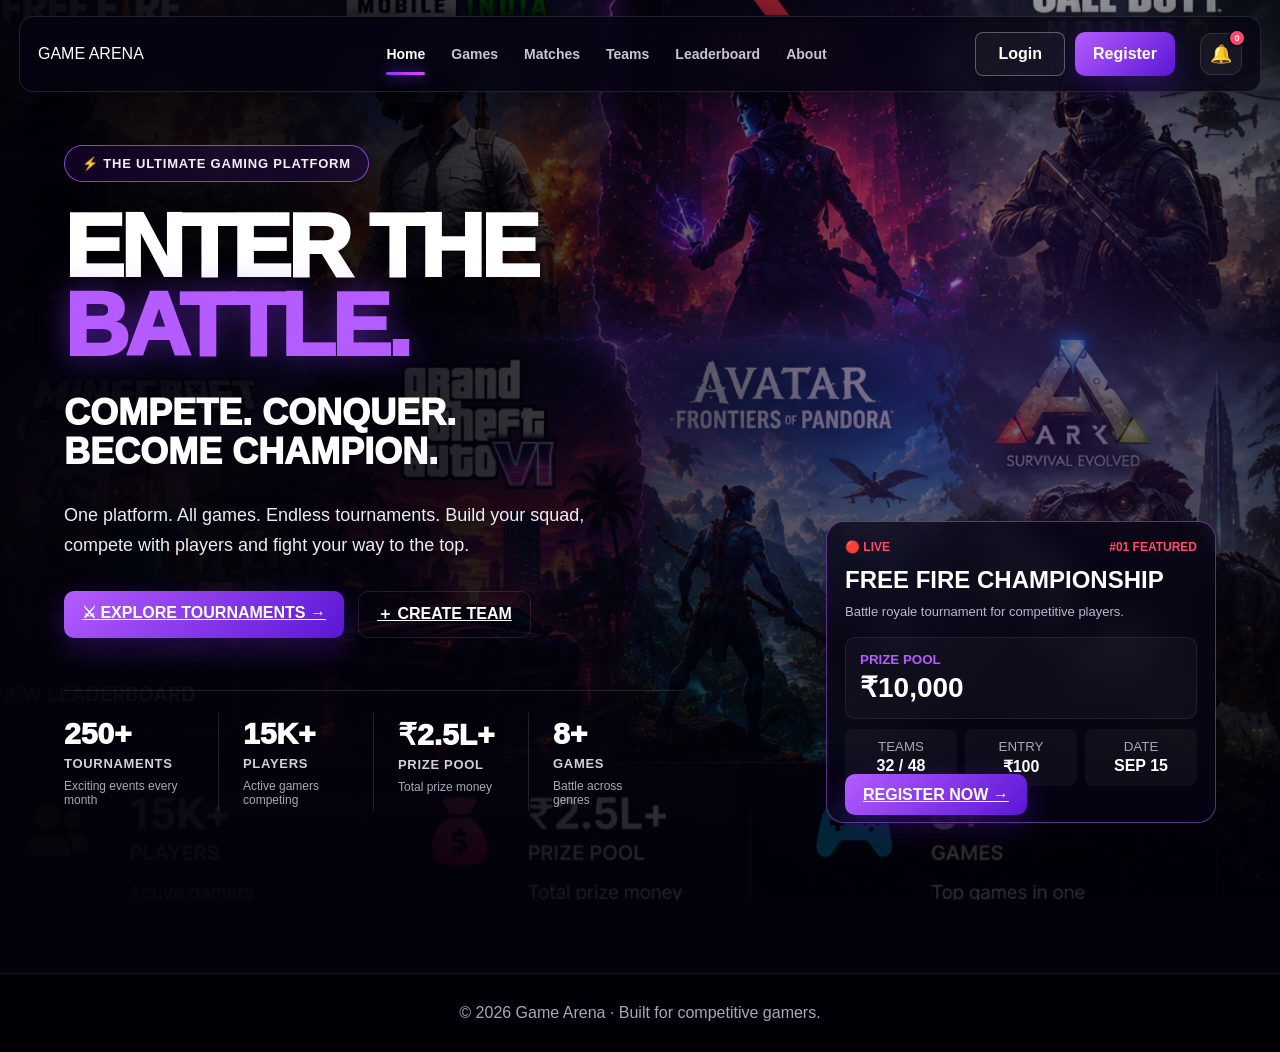
<file: index.html>
<!DOCTYPE html>
<html lang="en">
<head>
    <meta charset="UTF-8">
    <meta name="viewport" content="width=device-width, initial-scale=1.0">

    <title>Game Arena | Ultimate Gaming Platform</title>

    <link rel="stylesheet" href="styles.css">

    <style>
        /* =========================================================
           GAME ARENA HOMEPAGE
           Game-theme background: Free Fire, BGMI, Valorant,
           Call of Duty, Minecraft, GTA, Avatar and ARK.
           ========================================================= */

        body.home-page {
            background: #03020b;
        }

        body.home-page::before {
            background:
                linear-gradient(
                    90deg,
                    rgba(3, 2, 11, 0.96) 0%,
                    rgba(3, 2, 11, 0.78) 34%,
                    rgba(3, 2, 11, 0.20) 70%,
                    rgba(3, 2, 11, 0.42) 100%
                ),
                url("assets/game-themes-background.png") center / cover no-repeat;
        }

        body.home-page::after {
            background:
                radial-gradient(
                    circle at 78% 38%,
                    rgba(139, 53, 255, 0.18),
                    transparent 35%
                ),
                linear-gradient(
                    180deg,
                    rgba(0, 0, 0, 0.12),
                    rgba(3, 2, 11, 0.72)
                );
        }

        .home-hero {
            min-height: 100vh;
            padding: 145px 5% 80px;
            display: flex;
            align-items: center;
            position: relative;
        }

        .home-content {
            width: min(620px, 100%);
            position: relative;
            z-index: 2;
        }

        .home-kicker {
            display: inline-flex;
            align-items: center;
            gap: 10px;
            padding: 10px 17px;
            border: 1px solid rgba(180, 92, 255, 0.75);
            border-radius: 30px;
            background: rgba(35, 8, 70, 0.45);
            color: #f4edff;
            font-size: 13px;
            font-weight: 800;
            letter-spacing: 0.8px;
            backdrop-filter: blur(8px);
        }

        .home-title {
            margin-top: 25px;
            font-size: clamp(58px, 7vw, 108px);
            line-height: 0.88;
            letter-spacing: -4px;
            font-weight: 1000;
            text-transform: uppercase;
            text-shadow: 0 10px 40px rgba(0,0,0,.65);
        }

        .home-title span {
            color: var(--purple2);
            text-shadow: 0 0 30px rgba(139, 53, 255, .5);
        }

        .home-subtitle {
            margin-top: 28px;
            max-width: 550px;
            color: #eeeaf7;
            font-size: 18px;
            line-height: 1.7;
            text-shadow: 0 3px 18px #000;
        }

        .home-actions {
            display: flex;
            flex-wrap: wrap;
            gap: 14px;
            margin-top: 30px;
        }

        .home-stats {
            display: grid;
            grid-template-columns: repeat(4, minmax(130px, 1fr));
            gap: 0;
            margin-top: 52px;
            max-width: 900px;
            padding: 22px 0;
            border-top: 1px solid rgba(255,255,255,.12);
        }

        .home-stat {
            padding: 4px 24px;
            border-right: 1px solid rgba(255,255,255,.12);
        }

        .home-stat:first-child {
            padding-left: 0;
        }

        .home-stat:last-child {
            border-right: 0;
        }

        .home-stat-value {
            font-size: 30px;
            font-weight: 950;
        }

        .home-stat-label {
            margin-top: 5px;
            color: #d4cfdf;
            font-size: 13px;
            font-weight: 800;
            text-transform: uppercase;
            letter-spacing: .7px;
        }

        .home-stat-note {
            margin-top: 8px;
            color: #aaa6ba;
            font-size: 12px;
        }

        .home-feature {
            position: absolute;
            right: 5%;
            bottom: 90px;
            width: min(390px, 31vw);
            padding: 18px;
            border: 1px solid rgba(180, 92, 255, .5);
            border-radius: 18px;
            background: rgba(7, 4, 20, .76);
            box-shadow: 0 25px 70px rgba(0,0,0,.55);
            backdrop-filter: blur(14px);
            z-index: 3;
        }

        .home-feature-top {
            display: flex;
            justify-content: space-between;
            color: #ff4c67;
            font-size: 12px;
            font-weight: 900;
        }

        .home-feature h2 {
            margin-top: 12px;
            font-size: 24px;
        }

        .home-feature p {
            margin-top: 8px;
            color: #bcb6ca;
            font-size: 13px;
            line-height: 1.5;
        }

        .feature-prize {
            margin-top: 16px;
            padding: 14px;
            border: 1px solid rgba(255,255,255,.08);
            border-radius: 10px;
            background: rgba(255,255,255,.03);
        }

        .feature-prize small {
            display: block;
            color: var(--purple2);
            font-weight: 900;
        }

        .feature-prize strong {
            display: block;
            margin-top: 4px;
            font-size: 28px;
        }

        .feature-meta {
            display: grid;
            grid-template-columns: repeat(3, 1fr);
            gap: 8px;
            margin-top: 10px;
        }

        .feature-meta div {
            padding: 10px 6px;
            border-radius: 8px;
            text-align: center;
            background: rgba(255,255,255,.04);
        }

        .feature-meta small {
            display: block;
            color: #aaa6ba;
        }

        .feature-meta strong {
            display: block;
            margin-top: 3px;
        }

        .feature-register {
            width: 100%;
            margin-top: 12px;
        }

        @media (max-width: 1050px) {
            .home-feature {
                display: none;
            }

            .home-content {
                max-width: 700px;
            }

            .home-stats {
                max-width: 760px;
            }
        }

        @media (max-width: 700px) {
            .home-hero {
                padding-top: 125px;
            }

            .home-title {
                font-size: clamp(50px, 15vw, 76px);
                letter-spacing: -2px;
            }

            .home-subtitle {
                font-size: 15px;
            }

            .home-stats {
                grid-template-columns: repeat(2, 1fr);
                row-gap: 20px;
            }

            .home-stat:nth-child(2) {
                border-right: 0;
            }

            .home-stat:nth-child(3) {
                padding-left: 0;
            }
        }
    </style>
</head>

<body class="home-page">

    <nav class="navbar">
        <div class="logo">
            <a class="nav-logo-link" href="index.html">
                GAME <span>ARENA</span>
            </a>
        </div>

        <div class="nav-links" id="navLinks">
            <a href="index.html" class="active">Home</a>
            <a href="games.html">Games</a>
            <a href="matches.html">Matches</a>
            <a href="teams.html">Teams</a>
            <a href="leaderboard.html">Leaderboard</a>
            <a href="about.html">About</a>
        </div>

        <div class="nav-buttons">
            <button class="btn login-btn"
                    onclick="location.href='auth.html?mode=login'">
                Login
            </button>

            <button class="btn primary-btn"
                    onclick="location.href='auth.html?mode=register'">
                Register
            </button>
        </div>

        <button class="menu-btn" id="menuBtn">☰</button>
    <a class="notification-bell nav-notify" href="notifications.html" aria-label="Notifications">🔔<span id="notificationCount">0</span></a></nav>

    <main class="home-hero">

        <section class="home-content">

            <div class="home-kicker">
                ⚡ THE ULTIMATE GAMING PLATFORM
            </div>

            <h1 class="home-title">
                ENTER THE
                <br>
                <span>BATTLE.</span>
            </h1>

            <h2 style="
                margin-top:28px;
                font-size:clamp(22px,3vw,36px);
                line-height:1.1;
                font-weight:950;
                text-transform:uppercase;
            ">
                COMPETE. CONQUER.
                <br>
                BECOME CHAMPION.
            </h2>

            <p class="home-subtitle">
                One platform. All games. Endless tournaments.
                Build your squad, compete with players and fight
                your way to the top.
            </p>

            <div class="home-actions">
                <a class="btn primary-btn" href="games.html">
                    ⚔ EXPLORE TOURNAMENTS →
                </a>

                <a class="btn outline-btn" href="create-team.html">
                    ＋ CREATE TEAM
                </a>
            </div>

            <div class="home-stats">

                <div class="home-stat">
                    <div class="home-stat-value">250+</div>
                    <div class="home-stat-label">Tournaments</div>
                    <div class="home-stat-note">Exciting events every month</div>
                </div>

                <div class="home-stat">
                    <div class="home-stat-value">15K+</div>
                    <div class="home-stat-label">Players</div>
                    <div class="home-stat-note">Active gamers competing</div>
                </div>

                <div class="home-stat">
                    <div class="home-stat-value">₹2.5L+</div>
                    <div class="home-stat-label">Prize Pool</div>
                    <div class="home-stat-note">Total prize money</div>
                </div>

                <div class="home-stat">
                    <div class="home-stat-value">8+</div>
                    <div class="home-stat-label">Games</div>
                    <div class="home-stat-note">Battle across genres</div>
                </div>

            </div>

        </section>

        <aside class="home-feature">

            <div class="home-feature-top">
                <span>🔴 LIVE</span>
                <span>#01 FEATURED</span>
            </div>

            <h2>FREE FIRE CHAMPIONSHIP</h2>

            <p>
                Battle royale tournament for competitive players.
            </p>

            <div class="feature-prize">
                <small>PRIZE POOL</small>
                <strong>₹10,000</strong>
            </div>

            <div class="feature-meta">
                <div>
                    <small>TEAMS</small>
                    <strong>32 / 48</strong>
                </div>

                <div>
                    <small>ENTRY</small>
                    <strong>₹100</strong>
                </div>

                <div>
                    <small>DATE</small>
                    <strong>SEP 15</strong>
                </div>
            </div>

            <a class="btn primary-btn feature-register"
               href="games.html">
                REGISTER NOW →
            </a>

        </aside>

    </main>

    <footer class="footer-simple">
        © 2026 Game Arena · Built for competitive gamers.
    </footer>

    <script src="app.js"></script>

</body>
</html>
</file>
<file: styles.css>
/* ========================================================= GAME ARENA — PROFESSIONAL SINGLE PAGE ========================================================= */
:root{
--bg:#03020b;
--bg2:#080414;
--panel:rgba(12,8,28,.82);
--panel2:rgba(20,12,43,.9);
--purple:#8b35ff;
--purple2:#b45cff;
--purple3:#5b16d4;
--pink:#e344ff;
--cyan:#20d9ff;
--green:#22e59b;
--red:#ff4261;
--yellow:#ffbf32;
--text:#fff;
--muted:#aaa6ba;
--border:rgba(255,255,255,.11);
--shadow:0 25px 80px rgba(0,0,0,.55);
}

*{
margin:0;
padding:0;
box-sizing:border-box;
}

html{
scroll-behavior:smooth;
}

body{
font-family:Inter,Arial,Helvetica,sans-serif;
color:var(--text);
min-height:100vh;
background:
radial-gradient(circle at 15% 15%,rgba(123,35,255,.15),transparent 30%),
radial-gradient(circle at 85% 40%,rgba(80,20,255,.12),transparent 30%),
var(--bg);
overflow-x:hidden;
}

body::before{
content:"";
position:fixed;
inset:0;
z-index:-3;
background:
linear-gradient(90deg,rgba(3,2,12,.88),rgba(3,2,12,.5),rgba(3,2,12,.78)),
linear-gradient(180deg,rgba(0,0,0,.35),rgba(4,1,15,.9)),
url("game\ arena\ .jpeg") center/cover no-repeat;
}

body::after{
content:"";
position:fixed;
inset:0;
z-index:-2;
pointer-events:none;
background:
radial-gradient(circle at 20% 55%,rgba(130,40,255,.2),transparent 30%),
radial-gradient(circle at 80% 25%,rgba(220,45,255,.1),transparent 30%);
}

button,
input{
font:inherit;
}

button{
cursor:pointer;
}

a{
color:inherit;
}

/* =========================================================
SCROLLBAR
========================================================= */

::-webkit-scrollbar{
width:8px;
}

::-webkit-scrollbar-track{
background:#05020c;
}

::-webkit-scrollbar-thumb{
background:linear-gradient(var(--purple),var(--pink));
border-radius:20px;
}

/* =========================================================
NAVBAR
========================================================= */

.navbar{
position:fixed;
z-index:1000;
top:16px;
left:50%;
transform:translateX(-50%);
width:calc(100% - 38px);
max-width:1500px;
min-height:76px;
padding:12px 18px;
display:flex;
align-items:center;
gap:25px;
background:rgba(5,3,17,.78);
border:1px solid var(--border);
border-radius:14px;
backdrop-filter:blur(18px);
box-shadow:0 12px 50px rgba(0,0,0,.35);
}

.logo{
display:flex;
align-items:center;
gap:11px;
min-width:260px;
text-decoration:none;
}

.logo-icon{
width:46px;
height:46px;
display:grid;
place-items:center;
border-radius:11px;
font-size:24px;
background:linear-gradient(135deg,#963eff,#4b12b7);
box-shadow:0 0 30px rgba(140,45,255,.45);
}

.logo-text{
font-size:24px;
font-weight:950;
letter-spacing:-1px;
}

.logo-text span{
color:var(--purple2);
}

.nav-links{
display:flex;
align-items:center;
justify-content:center;
gap:26px;
flex:1;
}

.nav-links a{
position:relative;
padding:15px 0;
color:#c8c5d2;
text-decoration:none;
font-size:14px;
font-weight:700;
transition:.25s;
}

.nav-links a:hover,
.nav-links a.active{
color:#fff;
}

.nav-links a.active::after{
content:"";
position:absolute;
left:0;
right:0;
bottom:2px;
height:3px;
border-radius:10px;
background:linear-gradient(90deg,var(--purple),var(--pink));
box-shadow:0 0 14px var(--purple);
}

.nav-buttons{
display:flex;
gap:10px;
min-width:260px;
justify-content:flex-end;
}

.btn{
border:0;
color:#fff;
min-height:44px;
padding:0 22px;
border-radius:8px;
font-weight:800;
transition:.25s;
}

.login-btn{
background:rgba(255,255,255,.04);
border:1px solid rgba(255,255,255,.3);
}

.login-btn:hover{
background:rgba(255,255,255,.1);
}

.primary-btn{
background:linear-gradient(135deg,var(--purple2),var(--purple3));
box-shadow:0 10px 30px rgba(120,35,255,.28);
}

.primary-btn:hover{
transform:translateY(-2px);
box-shadow:0 14px 35px rgba(120,35,255,.5);
}

.menu-btn{
display:none;
width:44px;
height:44px;
border:1px solid var(--border);
border-radius:8px;
color:white;
background:rgba(255,255,255,.05);
font-size:20px;
}

/* =========================================================
HERO
========================================================= */

.hero{
min-height:100vh;
max-width:1500px;
margin:auto;
padding:145px 5% 80px;
display:flex;
align-items:center;
justify-content:space-between;
gap:70px;
}

.hero-left{
width:56%;
max-width:760px;
}

.platform-tag{
display:inline-flex;
align-items:center;
gap:10px;
padding:10px 17px;
border:1px solid rgba(164,69,255,.7);
border-radius:30px;
background:rgba(81,20,145,.2);
color:#eee7ff;
font-size:13px;
font-weight:800;
letter-spacing:.7px;
}

.bolt{
color:#ffbd2e;
font-size:18px;
}

.hero-title{
margin-top:27px;
font-size:clamp(60px,7.3vw,112px);
line-height:.86;
letter-spacing:-6px;
font-weight:950;
text-transform:uppercase;
}

.hero-title .purple{
color:var(--purple2);
text-shadow:0 0 35px rgba(153,56,255,.35);
}

.hero-subtitle{
margin-top:29px;
font-size:clamp(22px,2.2vw,31px);
line-height:1.1;
font-weight:900;
text-transform:uppercase;
}

.hero-description{
max-width:640px;
margin-top:22px;
color:#c5c1cf;
font-size:16px;
line-height:1.75;
}

.hero-buttons{
display:flex;
gap:13px;
margin-top:30px;
}

.hero-btn{
min-height:56px;
padding:0 25px;
border-radius:8px;
font-size:14px;
font-weight:900;
color:#fff;
}

.explore-btn{
border:1px solid var(--purple2);
background:linear-gradient(135deg,#9638ff,#5c1bd1);
box-shadow:0 12px 35px rgba(110,25,255,.3);
}

.explore-btn:hover{
transform:translateY(-3px);
}

.create-btn{
border:1px solid rgba(255,255,255,.35);
background:rgba(3,3,18,.5);
}

.create-btn:hover{
background:rgba(255,255,255,.09);
}

/* =========================================================
STATS
========================================================= */

.stats{
display:flex;
margin-top:42px;
}

.stat{
min-width:145px;
padding-right:25px;
margin-right:25px;
border-right:1px solid rgba(255,255,255,.18);
}

.stat:last-child{
border:0;
}

.stat-icon{
font-size:23px;
margin-bottom:4px;
}

.stat-number{
font-size:28px;
font-weight:950;
}

.stat-label{
margin-top:3px;
color:#aaa6b4;
font-size:13px;
}

/* =========================================================
FEATURED CARD
========================================================= */

.featured-card{
width:395px;
flex-shrink:0;
padding:15px;
border:1px solid rgba(161,60,255,.75);
border-radius:17px;
background:rgba(7,4,24,.88);
backdrop-filter:blur(15px);
box-shadow:var(--shadow),0 0 45px rgba(118,35,255,.16);
}

.card-top{
display:flex;
align-items:center;
justify-content:space-between;
padding:4px 5px 13px;
}

.live{
display:flex;
align-items:center;
gap:7px;
color:#ff4261;
font-size:12px;
font-weight:900;
}

.live-dot{
width:9px;
height:9px;
border-radius:50%;
background:#ff2547;
box-shadow:0 0 14px #ff2547;
animation:pulse 1.3s infinite;
}

@keyframes pulse{
50%{opacity:.4;transform:scale(.7)}
}

.featured-text{
color:#b85cff;
font-size:12px;
font-weight:900;
}

.game-banner{
height:180px;
position:relative;
overflow:hidden;
border-radius:10px;
display:grid;
place-items:center;
border:1px solid rgba(161,61,255,.7);
background:
radial-gradient(circle at 50% 50%,rgba(168,61,255,.55),transparent 55%),
linear-gradient(135deg,#180934,#47108b,#07051d);
}

.game-banner::after{
content:"";
position:absolute;
inset:0;
background:
linear-gradient(120deg,transparent 30%,rgba(255,255,255,.07),transparent 65%);
transform:translateX(-100%);
animation:shine 4s infinite;
}

@keyframes shine{
50%,100%{transform:translateX(100%)}
}

.game-banner-content{
position:relative;
z-index:2;
text-align:center;
}

.battle-royale{
font-size:12px;
font-weight:900;
letter-spacing:2px;
}

.free-fire{
margin-top:6px;
font-size:43px;
font-style:italic;
font-weight:950;
letter-spacing:-2px;
}

.free-fire span{
color:#ffc129;
}

.card-content{
padding:19px 2px 3px;
}

.upcoming{
color:#ae4fff;
font-size:11px;
font-weight:900;
letter-spacing:.8px;
}

.card-title{
margin-top:8px;
font-size:23px;
font-weight:950;
}

.prize-box{
margin-top:16px;
padding:14px;
display:flex;
justify-content:space-between;
align-items:center;
border-radius:9px;
background:rgba(15,10,42,.95);
border:1px solid rgba(142,64,231,.35);
}

.prize-label{
color:#a951ff;
font-size:11px;
font-weight:900;
}

.prize-value{
margin-top:2px;
font-size:29px;
font-weight:950;
}

.trophy{
font-size:43px;
}

.tournament-info{
display:grid;
grid-template-columns:repeat(3,1fr);
gap:7px;
margin-top:8px;
}

.info-box{
padding:11px 5px;
text-align:center;
border-radius:7px;
background:rgba(11,9,34,.95);
border:1px solid rgba(255,255,255,.07);
}

.info-box small{
display:block;
color:#8e8a99;
font-size:9px;
font-weight:700;
}

.info-box strong{
display:block;
margin-top:4px;
font-size:15px;
}

.register-now{
width:100%;
min-height:52px;
margin-top:9px;
border:0;
border-radius:7px;
color:#fff;
font-size:13px;
font-weight:950;
background:linear-gradient(135deg,#9635ff,#5e1bd3);
box-shadow:0 8px 25px rgba(111,28,255,.28);
transition:.25s;
}

.register-now:hover{
transform:translateY(-2px);
}

/* =========================================================
SECTION COMMON
========================================================= */

section.content-section{
max-width:1500px;
margin:auto;
padding:100px 5%;
}

.section-heading{
display:flex;
align-items:end;
justify-content:space-between;
gap:20px;
margin-bottom:30px;
}

.section-kicker{
color:#ad50ff;
font-size:12px;
font-weight:900;
letter-spacing:1.5px;
}

.section-title{
margin-top:7px;
font-size:clamp(30px,4vw,48px);
font-weight:950;
}

.section-description{
max-width:550px;
color:#a9a5b5;
line-height:1.6;
}

/* =========================================================
TOURNAMENTS
========================================================= */

.tournament-grid{
display:grid;
grid-template-columns:repeat(3,1fr);
gap:18px;
}

.tournament-card{
overflow:hidden;
border:1px solid var(--border);
border-radius:14px;
background:rgba(9,6,25,.78);
transition:.3s;
}

.tournament-card:hover{
transform:translateY(-7px);
border-color:rgba(161,65,255,.65);
box-shadow:0 20px 50px rgba(0,0,0,.35);
}

.tournament-image{
height:145px;
display:grid;
place-items:center;
position:relative;
font-weight:950;
font-size:30px;
letter-spacing:-1px;
}

.tournament-image.freefire{
    height: 200px;
    width: 100%;

    background:
        linear-gradient(rgba(0,0,0,.25),rgba(0,0,0,.25)),
        url("free\ fire.avif") center/cover no-repeat;
}

.tournament-image.bgmi{
    height: 200px;
    width: 100%;
    background:
        linear-gradient(rgba(0,0,0,.25),rgba(0,0,0,.25)),
        url("pubg.jpg") center/cover no-repeat;
}

.tournament-image.valorant{
    height: 200px;
    width: 100%;
    background:
        linear-gradient(rgba(0,0,0,.25),rgba(0,0,0,.25)),
        url("valorent.jpeg") center/cover no-repeat;
}
.tournament-image.cod{
    height: 230px;
    width: 100%;
    background:
        linear-gradient(rgba(0,0,0,.25),rgba(0,0,0,.25)),
        url("call\ of\ duty.jpg") center/cover no-repeat;
}



.tournament-image span{
text-shadow:0 4px 20px #000;
}

.status{
position:absolute;
top:12px;
right:12px;
padding:6px 9px;
border-radius:20px;
font-size:9px;
background:rgba(0,0,0,.5);
border:1px solid rgba(255,255,255,.15);
}

.status.open{
color:#52f5bb;
}

.status.soon{
color:#ffca43;
}

.tournament-body{
padding:18px;
}

.game-name{
color:#a950ff;
font-size:10px;
font-weight:900;
}

.tournament-name{
margin-top:6px;
font-size:20px;
font-weight:900;
}

.tournament-meta{
display:grid;
grid-template-columns:repeat(2,1fr);
gap:8px;
margin-top:15px;
}

.meta{
padding:9px;
border-radius:7px;
background:rgba(255,255,255,.035);
}

.meta small{
display:block;
color:#878291;
font-size:9px;
}

.meta strong{
display:block;
margin-top:3px;
font-size:13px;
}

.card-actions{
display:flex;
gap:8px;
margin-top:13px;
}

.card-actions button{
flex:1;
min-height:40px;
border-radius:6px;
font-size:11px;
font-weight:900;
}

.view-btn{
color:#fff;
background:linear-gradient(135deg,#8832ff,#5d1bd1);
border:0;
}

.details-btn{
color:#ddd;
background:transparent;
border:1px solid rgba(255,255,255,.18);
}

/* =========================================================
MATCHES
========================================================= */

.matches{
display:grid;
grid-template-columns:1.5fr 1fr;
gap:18px;
}

.match-list{
display:flex;
flex-direction:column;
gap:10px;
}

.match{
display:grid;
grid-template-columns:80px 1fr 90px;
align-items:center;
gap:15px;
padding:17px;
border-radius:12px;
border:1px solid var(--border);
background:rgba(9,6,25,.75);
}

.match-time{
color:#b45aff;
font-size:11px;
font-weight:900;
}

.match-teams{
display:flex;
justify-content:center;
align-items:center;
gap:18px;
font-size:13px;
font-weight:800;
}

.vs{
color:#686273;
font-size:10px;
}

.match-game{
text-align:right;
color:#aaa6b5;
font-size:10px;
font-weight:800;
}

.countdown-card{
padding:30px;
border-radius:14px;
border:1px solid rgba(150,55,255,.45);
background:
radial-gradient(circle at top right,rgba(139,53,255,.2),transparent 45%),
rgba(10,5,28,.85);
}

.countdown-card h3{
font-size:25px;
font-weight:950;
}

.countdown-card p{
margin-top:7px;
color:#a8a4b2;
font-size:13px;
}

.countdown{
display:grid;
grid-template-columns:repeat(4,1fr);
gap:7px;
margin-top:25px;
}

.time-box{
padding:14px 5px;
text-align:center;
border-radius:8px;
background:rgba(255,255,255,.045);
}

.time-box strong{
display:block;
font-size:25px;
}

.time-box small{
color:#888392;
font-size:8px;
}

/* =========================================================
TEAMS / LEADERBOARD
========================================================= */

.leaderboard{
overflow:hidden;
border-radius:13px;
border:1px solid var(--border);
background:rgba(9,6,25,.8);
}

.leader-row{
display:grid;
grid-template-columns:70px 1fr 100px 100px;
align-items:center;
padding:17px 20px;
border-bottom:1px solid rgba(255,255,255,.06);
}

.leader-row:last-child{
border-bottom:0;
}

.rank{
color:#a951ff;
font-weight:950;
}

.player{
display:flex;
align-items:center;
gap:11px;
font-weight:800;
}

.avatar{
width:34px;
height:34px;
display:grid;
place-items:center;
border-radius:50%;
background:linear-gradient(135deg,#8c32ff,#29105e);
font-size:14px;
}

.points{
color:#d8d3e1;
text-align:right;
font-weight:800;
}

.win{
color:#48e9ac;
text-align:right;
font-size:12px;
font-weight:800;
}

/* =========================================================
ABOUT
========================================================= */

.about-grid{
display:grid;
grid-template-columns:1.1fr .9fr;
gap:25px;
}

.about-card{
padding:30px;
border-radius:14px;
border:1px solid var(--border);
background:rgba(9,6,25,.75);
}

.about-card h3{
font-size:27px;
font-weight:950;
}

.about-card p{
margin-top:15px;
color:#aaa6b5;
line-height:1.8;
}

.features{
display:grid;
grid-template-columns:repeat(2,1fr);
gap:10px;
margin-top:20px;
}

.feature{
padding:15px;
border-radius:9px;
background:rgba(255,255,255,.035);
}

.feature strong{
display:block;
font-size:13px;
}

.feature span{
display:block;
margin-top:5px;
color:#898493;
font-size:11px;
}

/* =========================================================
FOOTER
========================================================= */

footer{
border-top:1px solid rgba(255,255,255,.08);
background:rgba(2,1,8,.85);
}

.footer-inner{
max-width:1500px;
margin:auto;
padding:45px 5%;
display:flex;
justify-content:space-between;
gap:30px;
}

.footer-brand{
max-width:360px;
}

.footer-brand p{
margin-top:12px;
color:#85818e;
line-height:1.6;
font-size:13px;
}

.footer-links{
display:flex;
gap:25px;
}

.footer-links a{
color:#aaa6b4;
text-decoration:none;
font-size:12px;
}

.footer-links a:hover{
color:#fff;
}

.copyright{
max-width:1500px;
margin:auto;
padding:18px 5%;
color:#686471;
border-top:1px solid rgba(255,255,255,.06);
font-size:11px;
}

/* =========================================================
MODAL
========================================================= */

.modal{
position:fixed;
inset:0;
z-index:2000;
display:none;
place-items:center;
padding:20px;
background:rgba(0,0,0,.75);
backdrop-filter:blur(8px);
}

.modal.show{
display:grid;
}

.modal-box{
width:100%;
max-width:470px;
padding:28px;
border:1px solid rgba(161,63,255,.6);
border-radius:15px;
background:#0a0619;
box-shadow:0 30px 100px rgba(0,0,0,.7);
animation:modalIn .25s ease;
}

@keyframes modalIn{
from{opacity:0;transform:translateY(15px) scale(.97)}
to{opacity:1;transform:none}
}

.modal-header{
display:flex;
justify-content:space-between;
align-items:center;
}

.modal-header h2{
font-size:25px;
font-weight:950;
}

.close{
width:35px;
height:35px;
border:1px solid var(--border);
border-radius:7px;
color:#fff;
background:rgba(255,255,255,.05);
}

.form-group{
margin-top:17px;
}

.form-group label{
display:block;
margin-bottom:7px;
color:#aaa6b5;
font-size:11px;
font-weight:800;
}

.form-group input,
.form-group select{
width:100%;
height:45px;
padding:0 12px;
color:#fff;
outline:0;
border:1px solid rgba(255,255,255,.13);
border-radius:7px;
background:#110a27;
}

.form-group input:focus,
.form-group select:focus{
border-color:#9b43ff;
}

.modal-submit{
width:100%;
height:48px;
margin-top:20px;
border:0;
border-radius:7px;
color:#fff;
background:linear-gradient(135deg,#9638ff,#5c1bd1);
font-weight:900;
}

/* =========================================================
TOAST
========================================================= */

.toast{
position:fixed;
right:22px;
bottom:22px;
z-index:3000;
max-width:330px;
padding:14px 18px;
border:1px solid rgba(160,61,255,.45);
border-radius:9px;
background:#100822;
box-shadow:0 15px 50px rgba(0,0,0,.5);
transform:translateY(120px);
opacity:0;
transition:.3s;
font-size:13px;
}

.toast.show{
transform:none;
opacity:1;
}

/* =========================================================
SCROLL TOP
========================================================= */

.scroll-top{
position:fixed;
right:20px;
bottom:20px;
z-index:100;
width:42px;
height:42px;
display:none;
place-items:center;
border:1px solid rgba(157,58,255,.5);
border-radius:50%;
color:#fff;
background:#12072a;
cursor:pointer;
}

.scroll-top.show{
display:grid;
}

/* =========================================================
RESPONSIVE
========================================================= */

@media(max-width:1150px){

.logo{
    min-width:auto;
}

.nav-buttons{
    min-width:auto;
}

.nav-links{
    gap:15px;
}

.hero{
    gap:35px;
}

.featured-card{
    width:350px;
}

.tournament-grid{
    grid-template-columns:repeat(2,1fr);
}

}

@media(max-width:950px){

.navbar{
    flex-wrap:wrap;
}

.menu-btn{
    display:block;
    margin-left:auto;
}

.nav-buttons{
    display:none;
}

.nav-links{
    display:none;
    width:100%;
    flex-direction:column;
    align-items:stretch;
    gap:0;
    order:4;
}

.nav-links.open{
    display:flex;
}

.nav-links a{
    height:45px;
    padding:0;
    display:flex;
    align-items:center;
}

.nav-links a.active::after{
    left:0;
    right:auto;
    width:45px;
}

.hero{
    flex-direction:column;
    text-align:center;
    padding-top:145px;
}

.hero-left{
    width:100%;
}

.hero-description{
    margin-left:auto;
    margin-right:auto;
}

.hero-buttons,
.stats{
    justify-content:center;
}

.featured-card{
    width:100%;
    max-width:410px;
}

.matches,
.about-grid{
    grid-template-columns:1fr;
}

}

@media(max-width:650px){

.navbar{
    width:calc(100% - 20px);
    top:10px;
}

.logo-text{
    font-size:20px;
}

.logo-icon{
    width:41px;
    height:41px;
}

.hero{
    padding:125px 20px 70px;
}

.hero-title{
    font-size:54px;
    letter-spacing:-4px;
}

.hero-subtitle{
    font-size:21px;
}

.hero-description{
    font-size:14px;
}

.hero-buttons{
    flex-direction:column;
}

.hero-btn{
    width:100%;
}

.stats{
    flex-wrap:wrap;
    gap:20px;
}

.stat{
    min-width:100px;
    margin:0;
    padding:0 14px;
}

section.content-section{
    padding:75px 20px;
}

.section-heading{
    display:block;
}

.section-description{
    margin-top:10px;
}

.tournament-grid{
    grid-template-columns:1fr;
}

.match{
    grid-template-columns:1fr;
    text-align:center;
}

.match-game{
    text-align:center;
}

.leader-row{
    grid-template-columns:45px 1fr 70px;
}

.win{
    display:none;
}

.footer-inner{
    flex-direction:column;
}

.footer-links{
    flex-wrap:wrap;
}

.features{
    grid-template-columns:1fr;
}

}


/* Multi-page Game Arena additions */
.page-shell{max-width:1500px;margin:0 auto;padding:130px 24px 80px}.page-hero{padding:60px 0 35px}.page-kicker{color:var(--purple2);font-weight:800;letter-spacing:2px;font-size:13px}.page-title{font-size:clamp(40px,6vw,76px);margin:10px 0 14px;line-height:.95}.page-subtitle{color:var(--muted);max-width:720px;font-size:18px;line-height:1.7}.grid-3{display:grid;grid-template-columns:repeat(3,minmax(0,1fr));gap:22px}.grid-4{display:grid;grid-template-columns:repeat(4,minmax(0,1fr));gap:22px}.game-card,.feature-panel,.dashboard-card,.auth-card{background:rgba(8,5,22,.82);border:1px solid var(--border);border-radius:20px;box-shadow:var(--shadow);backdrop-filter:blur(16px)}.game-card{overflow:hidden}.game-art{height:180px;display:flex;align-items:end;padding:22px;font-size:28px;font-weight:900;background:linear-gradient(135deg,#24104f,#6b21a8 55%,#10152e)}.game-art.ff{background:linear-gradient(135deg,#1b0c44,#8a1fff,#ff4d6d)}.game-art.bgmi{background:linear-gradient(135deg,#102e19,#6f9e2b,#d89b2b)}.game-art.val{background:linear-gradient(135deg,#2b0719,#c51b5f,#5a0f91)}.game-art.cod{background:linear-gradient(135deg,#10151b,#50616e,#151515)}.game-body{padding:22px}.game-body h3{font-size:25px;margin-bottom:8px}.muted{color:var(--muted)}.info-row{display:flex;justify-content:space-between;gap:12px;margin:18px 0;color:var(--muted)}.info-row strong{color:#fff}.action-row{display:flex;gap:10px;flex-wrap:wrap}.action-row .btn{border:0}.primary-btn,.outline-btn{padding:12px 18px;border-radius:10px;font-weight:800}.outline-btn{background:transparent;border:1px solid var(--border)!important;color:#fff}.auth-wrap{min-height:100vh;display:grid;place-items:center;padding:130px 20px 50px}.auth-card{width:min(520px,100%);padding:32px}.auth-tabs{display:flex;gap:8px;margin:22px 0}.auth-tab{flex:1;padding:12px;border-radius:10px;border:1px solid var(--border);background:transparent;color:#fff;font-weight:800}.auth-tab.active{background:linear-gradient(135deg,var(--purple3),var(--purple));border-color:var(--purple2)}.form-group{margin-bottom:16px}.form-group label{display:block;margin-bottom:7px;font-size:12px;font-weight:800;color:#bcb7ca;letter-spacing:.8px}.form-group input,.form-group select{width:100%;padding:14px 15px;border-radius:10px;border:1px solid var(--border);background:#100923;color:#fff;outline:none}.form-group input:focus,.form-group select:focus{border-color:var(--purple2)}.full{width:100%}.auth-message{min-height:24px;margin-top:14px;color:var(--green);font-size:14px}.profile-chip{display:inline-flex;gap:8px;align-items:center;padding:8px 12px;border:1px solid var(--border);border-radius:999px;color:#ddd}.dashboard-grid{display:grid;grid-template-columns:1.2fr .8fr;gap:22px}.dashboard-card{padding:25px}.stat-grid{display:grid;grid-template-columns:repeat(3,1fr);gap:12px;margin-top:18px}.stat{padding:18px;border:1px solid var(--border);border-radius:14px;background:rgba(255,255,255,.03)}.stat strong{font-size:28px;display:block}.list{display:grid;gap:12px}.list-item{padding:17px;border:1px solid var(--border);border-radius:14px;background:rgba(255,255,255,.025);display:flex;justify-content:space-between;gap:15px;align-items:center}.empty{padding:30px;border:1px dashed var(--border);border-radius:16px;color:var(--muted);text-align:center}.footer-simple{margin-top:60px;text-align:center;color:var(--muted);padding:30px 0}.nav-logo-link{text-decoration:none}.menu-btn{display:none}@media(max-width:1000px){.grid-4{grid-template-columns:repeat(2,1fr)}.grid-3,.dashboard-grid{grid-template-columns:1fr 1fr}}@media(max-width:700px){.grid-4,.grid-3,.dashboard-grid,.stat-grid{grid-template-columns:1fr}.page-shell{padding-left:16px;padding-right:16px}.page-title{font-size:48px}.nav-links{display:none}.nav-links.open{display:flex;position:absolute;top:76px;left:0;right:0;flex-direction:column;background:rgba(5,3,17,.96);padding:20px;border-radius:14px}.menu-btn{display:block;background:transparent;border:1px solid var(--border);color:#fff;border-radius:8px;padding:8px 12px}}


/* =========================================================
   PLAYER DASHBOARD
   ========================================================= */
.dashboard-shell{padding-bottom:90px}
.dashboard-welcome{display:flex;align-items:flex-end;justify-content:space-between;gap:25px;padding:55px 0 28px}
.dashboard-stats-grid{display:grid;grid-template-columns:repeat(4,1fr);gap:16px;margin-bottom:22px}
.dashboard-stat-card{display:flex;align-items:center;gap:16px;padding:20px;border:1px solid var(--border);border-radius:18px;background:rgba(8,5,22,.82);box-shadow:var(--shadow);backdrop-filter:blur(16px)}
.dashboard-stat-icon{width:52px;height:52px;flex:0 0 52px;display:grid;place-items:center;border-radius:14px;background:linear-gradient(135deg,rgba(139,53,255,.35),rgba(91,22,212,.15));border:1px solid rgba(180,92,255,.28);font-size:24px}
.dashboard-stat-card span{display:block;color:#aaa6ba;font-size:10px;font-weight:900;letter-spacing:1px}
.dashboard-stat-card strong{display:block;margin-top:4px;font-size:27px;line-height:1.1}
.dashboard-stat-card small{display:block;margin-top:5px;color:#777383;font-size:11px}
.dashboard-main-grid{display:grid;grid-template-columns:1.2fr .8fr;gap:22px;margin-bottom:22px}
.dashboard-card h2{font-size:24px}
.dashboard-section-heading{display:flex;align-items:center;justify-content:space-between;gap:15px;margin-bottom:20px}
.online-badge{color:var(--green);font-size:10px;font-weight:900;padding:7px 10px;border:1px solid rgba(34,229,155,.25);border-radius:20px;background:rgba(34,229,155,.07)}
.profile-details{display:grid;grid-template-columns:repeat(2,1fr);gap:12px}
.profile-detail{padding:17px;border:1px solid var(--border);border-radius:14px;background:rgba(255,255,255,.025)}
.profile-detail span{display:block;color:#858190;font-size:10px;font-weight:900;letter-spacing:1px}
.profile-detail strong{display:block;margin-top:7px;font-size:16px;word-break:break-word}
.dashboard-actions{display:grid;gap:10px}
.dashboard-action{width:100%;display:grid;grid-template-columns:38px 1fr 20px;align-items:center;gap:10px;padding:13px 14px;color:#fff;text-decoration:none;text-align:left;border:1px solid var(--border);border-radius:12px;background:rgba(255,255,255,.025);transition:.25s}
.dashboard-action:hover{transform:translateX(3px);border-color:rgba(180,92,255,.5);background:rgba(139,53,255,.08)}
.dashboard-action.primary{border-color:rgba(180,92,255,.35);background:linear-gradient(135deg,rgba(139,53,255,.2),rgba(91,22,212,.08))}
.dashboard-action>span{width:38px;height:38px;display:grid;place-items:center;border-radius:10px;background:rgba(139,53,255,.14)}
.dashboard-action strong,.dashboard-action small{display:block}.dashboard-action strong{font-size:13px}.dashboard-action small{margin-top:3px;color:var(--muted);font-size:10px}.dashboard-action b{color:var(--purple2)}
.logout-action{font-family:inherit;cursor:pointer}
.dashboard-list-card{margin-top:22px}
.dashboard-registration-list,.dashboard-team-list{display:grid;gap:12px}
.dashboard-registration,.dashboard-team{display:flex;align-items:center;justify-content:space-between;gap:18px;padding:17px;border:1px solid var(--border);border-radius:14px;background:rgba(255,255,255,.025)}
.dashboard-registration:hover,.dashboard-team:hover{border-color:rgba(180,92,255,.35)}
.registration-title,.team-title{font-size:15px;font-weight:900}.registration-meta,.team-meta{margin-top:5px;color:var(--muted);font-size:11px}
.registration-badge,.team-badge{white-space:nowrap;padding:7px 10px;border-radius:20px;color:#cfa8ff;background:rgba(139,53,255,.12);border:1px solid rgba(139,53,255,.22);font-size:10px;font-weight:900}
@media(max-width:1000px){.dashboard-stats-grid{grid-template-columns:repeat(2,1fr)}.dashboard-main-grid{grid-template-columns:1fr}}
@media(max-width:700px){.dashboard-welcome{align-items:flex-start;flex-direction:column}.dashboard-stats-grid,.profile-details{grid-template-columns:1fr}.dashboard-registration,.dashboard-team{align-items:flex-start;flex-direction:column}}

/* =========================================================
   STEP 2 - GAMES & TOURNAMENTS UPGRADE
   ========================================================= */
.game-filter-bar{
    margin:0 0 24px;
    padding:16px 18px;
    display:flex;
    align-items:center;
    justify-content:space-between;
    gap:16px;
    border:1px solid var(--border);
    border-radius:14px;
    background:rgba(8,5,22,.72);
}

.game-filter-bar span{color:var(--muted)}

.game-art{
    position:relative;
    overflow:hidden;
}

.game-art span{
    position:relative;
    z-index:2;
    text-shadow:0 4px 20px #000;
}

.game-art b{
    position:absolute;
    top:14px;
    right:14px;
    z-index:3;
    padding:6px 9px;
    border-radius:20px;
    font-size:9px;
    letter-spacing:.8px;
    background:rgba(0,0,0,.55);
    border:1px solid rgba(255,255,255,.18);
    color:#fff;
}

.game-art b:first-letter{color:#5cffba}
.game-art.minecraft{background:linear-gradient(135deg,#182b15,#4f8b2d,#1f5a8a)}
.game-art.gta{background:linear-gradient(135deg,#151515,#a32b1c,#e0a52e)}
.game-art.avatar{background:linear-gradient(135deg,#07172f,#147ca1,#5c4bce)}
.game-art.ark{background:linear-gradient(135deg,#071f19,#19735d,#b66d25)}

.action-row .details-btn{
    background:rgba(255,255,255,.04);
    border:1px solid rgba(255,255,255,.18);
    color:#fff;
}

.action-row .details-btn:hover{
    background:rgba(255,255,255,.09);
}

.action-row .btn{
    flex:1;
    min-width:0;
    padding:11px 10px;
}

.tournament-note{
    margin-top:45px;
    padding:28px;
    display:flex;
    align-items:center;
    justify-content:space-between;
    gap:24px;
    border:1px solid rgba(151,62,255,.45);
    border-radius:18px;
    background:linear-gradient(135deg,rgba(72,18,139,.35),rgba(9,6,25,.75));
}

.tournament-note h2{margin-top:6px;font-size:28px}
.tournament-note p{margin-top:7px}

.game-modal{
    position:fixed;
    inset:0;
    z-index:1000;
    display:none;
    place-items:center;
    padding:20px;
    background:rgba(0,0,0,.72);
    backdrop-filter:blur(8px);
}

.game-modal.show{display:grid}

.game-modal-box{
    width:min(560px,100%);
    position:relative;
    padding:32px;
    border:1px solid rgba(161,65,255,.65);
    border-radius:20px;
    background:#090519;
    box-shadow:0 30px 90px rgba(0,0,0,.7),0 0 45px rgba(122,38,255,.18);
}

.game-modal-close{
    position:absolute;
    top:13px;
    right:15px;
    width:38px;
    height:38px;
    border:1px solid var(--border);
    border-radius:50%;
    background:rgba(255,255,255,.05);
    color:#fff;
    font-size:24px;
    cursor:pointer;
}

.game-modal-box h2{margin-top:8px;font-size:32px}
.game-modal-box>p{margin-top:8px}

.details-grid{
    display:grid;
    grid-template-columns:repeat(2,1fr);
    gap:10px;
    margin:24px 0 14px;
}

.details-grid div{
    padding:15px;
    border:1px solid var(--border);
    border-radius:12px;
    background:rgba(255,255,255,.03);
}

.details-grid small{display:block;color:var(--muted);font-size:10px;font-weight:800}
.details-grid strong{display:block;margin-top:5px;font-size:18px}

@media(max-width:700px){
    .game-filter-bar,.tournament-note{flex-direction:column;align-items:stretch}
    .action-row{flex-direction:column}
    .details-grid{grid-template-columns:1fr}
}

/* STEP 3 - Teams System */
.teams-toolbar{display:flex;justify-content:space-between;align-items:center;gap:18px;margin:10px 0 28px;flex-wrap:wrap}
.team-card{overflow:hidden;position:relative}
.team-banner{height:150px;padding:22px;display:flex;align-items:flex-end;background:linear-gradient(135deg,#160a31,#5b1bb5 55%,#11152f)}
.team-banner.bgmi{background:linear-gradient(135deg,#0c2417,#668d28,#202b16)}
.team-banner.valorant{background:linear-gradient(135deg,#32091f,#bd215d,#35104e)}
.team-banner.cod{background:linear-gradient(135deg,#111820,#56616a,#171717)}
.team-logo{width:66px;height:66px;border-radius:16px;display:grid;place-items:center;background:rgba(0,0,0,.4);border:1px solid rgba(255,255,255,.2);font-size:31px;box-shadow:0 10px 30px rgba(0,0,0,.35)}
.team-body{padding:22px}.team-body h3{font-size:25px;margin-bottom:6px}.team-captain{font-size:13px;color:var(--muted);margin-bottom:18px}.team-stats{display:grid;grid-template-columns:repeat(3,1fr);gap:9px;margin-bottom:18px}.team-stat{padding:12px;border:1px solid var(--border);border-radius:12px;background:rgba(255,255,255,.03);text-align:center}.team-stat span{display:block;font-size:10px;color:var(--muted);font-weight:800}.team-stat strong{display:block;margin-top:4px;font-size:18px}.team-status{display:inline-flex;padding:6px 10px;border-radius:999px;border:1px solid rgba(70,220,150,.35);color:#75e6ae;background:rgba(70,220,150,.08);font-size:10px;font-weight:900;letter-spacing:.7px}.team-actions{display:flex;gap:9px}.team-actions .btn{flex:1}.team-details-modal{position:fixed;inset:0;z-index:1100;display:none;place-items:center;padding:20px;background:rgba(0,0,0,.75);backdrop-filter:blur(9px)}.team-details-modal.show{display:grid}.team-details-box{width:min(650px,100%);position:relative;padding:30px;border:1px solid rgba(161,65,255,.65);border-radius:20px;background:#090519;box-shadow:0 30px 90px rgba(0,0,0,.7),0 0 45px rgba(122,38,255,.18)}.team-details-box h2{font-size:34px;margin:8px 0 5px}.team-details-close{position:absolute;top:13px;right:15px;width:38px;height:38px;border:1px solid var(--border);border-radius:50%;background:rgba(255,255,255,.05);color:#fff;font-size:24px;cursor:pointer}.team-members{display:grid;gap:9px;margin-top:18px}.team-member{padding:13px 15px;border:1px solid var(--border);border-radius:12px;background:rgba(255,255,255,.03);display:flex;justify-content:space-between}.team-member small{color:var(--muted)}.team-create-note{margin-top:18px;padding:13px 15px;border-radius:12px;border:1px solid rgba(161,65,255,.3);background:rgba(122,38,255,.07);color:var(--muted);font-size:13px}
@media(max-width:700px){.team-stats{grid-template-columns:1fr 1fr}.team-actions{flex-direction:column}}

/* STEP 4 - Matches System */
.matches-toolbar{display:flex;justify-content:space-between;align-items:center;gap:18px;margin:10px 0 28px;flex-wrap:wrap}
.match-filters{display:flex;gap:8px;flex-wrap:wrap}
.match-filter{padding:10px 15px;border:1px solid var(--border);border-radius:999px;background:rgba(255,255,255,.04);color:#fff;font-size:11px;font-weight:900;cursor:pointer}
.match-filter.active,.match-filter:hover{border-color:rgba(161,65,255,.7);background:rgba(122,38,255,.18)}
.match-count{color:var(--muted);font-size:11px;font-weight:900;letter-spacing:1px}
.matches-grid{display:grid;grid-template-columns:repeat(3,1fr);gap:18px}
.match-card{padding:20px;border:1px solid var(--border);border-radius:18px;background:rgba(12,8,30,.78);box-shadow:0 18px 45px rgba(0,0,0,.2)}
.match-card.live{border-color:rgba(255,70,90,.5);box-shadow:0 0 30px rgba(255,50,80,.08)}
.match-card.completed{opacity:.9}
.match-top{display:flex;justify-content:space-between;align-items:center;gap:10px;margin-bottom:15px}
.match-status{font-size:10px;font-weight:900;padding:6px 9px;border-radius:999px;border:1px solid rgba(161,65,255,.4);background:rgba(122,38,255,.1)}
.match-status.live{color:#ff7181;border-color:rgba(255,70,90,.4);background:rgba(255,70,90,.08)}
.match-status.completed{color:#8e97a8}
.match-game{font-size:10px;color:var(--muted);font-weight:900;letter-spacing:1px}
.match-tournament{font-size:12px;color:var(--muted);margin-bottom:15px}
.match-teams{display:grid;grid-template-columns:1fr auto 1fr;align-items:center;gap:10px;margin-bottom:18px}
.match-team{text-align:center;padding:15px 8px;border:1px solid var(--border);border-radius:12px;background:rgba(255,255,255,.03);font-weight:900;font-size:14px}
.match-team span{display:block;font-size:25px;margin-bottom:7px}
.match-vs-small{font-size:10px;color:var(--muted);font-weight:900}
.match-info{display:grid;grid-template-columns:1fr 1fr;gap:8px;margin-bottom:15px}
.match-info div{padding:10px;border:1px solid var(--border);border-radius:10px}
.match-info small{display:block;color:var(--muted);font-size:9px;font-weight:800}.match-info strong{display:block;margin-top:4px;font-size:12px}
.match-card .btn{width:100%}
.match-details-modal{position:fixed;inset:0;z-index:1200;display:none;place-items:center;padding:20px;background:rgba(0,0,0,.78);backdrop-filter:blur(9px)}
.match-details-modal.show{display:grid}.match-details-box{width:min(650px,100%);position:relative;padding:32px;border:1px solid rgba(161,65,255,.65);border-radius:20px;background:#090519;box-shadow:0 30px 90px rgba(0,0,0,.7),0 0 45px rgba(122,38,255,.18)}
.match-details-box h2{font-size:34px;margin:8px 0 5px}.match-details-box>p{color:var(--muted)}.match-details-close{position:absolute;top:13px;right:15px;width:38px;height:38px;border:1px solid var(--border);border-radius:50%;background:rgba(255,255,255,.05);color:#fff;font-size:24px;cursor:pointer}
.match-vs{display:grid;grid-template-columns:1fr auto 1fr;align-items:center;gap:16px;margin:25px 0}.match-vs>div{padding:18px;text-align:center;border:1px solid var(--border);border-radius:14px;background:rgba(255,255,255,.03);font-weight:900}.match-vs strong{color:var(--purple2)}
@media(max-width:900px){.matches-grid{grid-template-columns:repeat(2,1fr)}}
@media(max-width:650px){.matches-grid{grid-template-columns:1fr}.match-vs{grid-template-columns:1fr}.match-vs>strong{display:none}}

/* STEP 5 - Leaderboard System */
.leaderboard-toolbar{display:flex;flex-wrap:wrap;gap:14px;justify-content:space-between;align-items:center;margin:24px 0}
.leaderboard-filters{display:flex;flex-wrap:wrap;gap:8px}
.leaderboard-filter{border:1px solid rgba(255,255,255,.14);background:rgba(255,255,255,.05);color:#fff;padding:10px 14px;border-radius:10px;cursor:pointer;font-weight:700}
.leaderboard-filter.active,.leaderboard-filter:hover{background:var(--purple2);border-color:var(--purple2)}
.leaderboard-search{background:rgba(255,255,255,.06);border:1px solid rgba(255,255,255,.14);color:#fff;border-radius:10px;padding:11px 14px;min-width:230px;outline:none}
.leaderboard-search::placeholder{color:#aaa}
.podium{display:grid;grid-template-columns:repeat(3,1fr);gap:18px;margin:28px 0}
.podium-card{background:rgba(255,255,255,.06);border:1px solid rgba(255,255,255,.12);border-radius:18px;padding:24px;text-align:center;min-height:170px;display:flex;flex-direction:column;justify-content:center}
.podium-card.first{transform:translateY(-12px);border-color:rgba(180,120,255,.6)}
.podium-rank{font-size:28px;font-weight:900;margin-bottom:8px}.podium-name{font-size:22px;font-weight:900}.podium-points{margin-top:8px;color:#bbb;font-weight:700}
.leaderboard-table-wrap{overflow-x:auto;background:rgba(10,10,20,.65);border:1px solid rgba(255,255,255,.1);border-radius:18px}
.leaderboard-table{width:100%;border-collapse:collapse;min-width:760px}.leaderboard-table th,.leaderboard-table td{padding:16px 14px;text-align:left;border-bottom:1px solid rgba(255,255,255,.08)}
.leaderboard-table th{font-size:12px;letter-spacing:1px;color:#aaa}.leaderboard-table td{font-weight:600}.leaderboard-table tr:last-child td{border-bottom:0}.rank-cell{font-weight:900}.player-cell strong{display:block}.player-cell small{color:#999}.points-cell{font-weight:900;color:#caa7ff}.winrate{font-weight:800}
@media(max-width:760px){.podium{grid-template-columns:1fr}.podium-card.first{transform:none}.leaderboard-search{width:100%;min-width:0}.leaderboard-toolbar{align-items:stretch}}

/* STEP 6 - Tournament Registration System */
.registration-modal{position:fixed;inset:0;z-index:1400;display:none;place-items:center;padding:20px;background:rgba(0,0,0,.8);backdrop-filter:blur(10px)}
.registration-modal.show{display:grid}
.registration-modal-box{width:min(560px,100%);position:relative;padding:34px;border:1px solid rgba(161,65,255,.7);border-radius:22px;background:#090519;box-shadow:0 30px 90px rgba(0,0,0,.75),0 0 50px rgba(122,38,255,.2);text-align:center}
.registration-close{position:absolute;right:14px;top:14px;width:38px;height:38px;border:1px solid var(--border);border-radius:50%;background:rgba(255,255,255,.05);color:#fff;font-size:24px;cursor:pointer}
.registration-icon{font-size:54px;margin-bottom:10px}
.registration-modal-box h2{font-size:28px;margin:9px 0 20px}
.registration-summary{display:grid;grid-template-columns:1fr 1fr;gap:10px;text-align:left;margin:20px 0}
.registration-summary div{padding:14px;border:1px solid var(--border);border-radius:12px;background:rgba(255,255,255,.03)}
.registration-summary span{display:block;color:var(--muted);font-size:9px;font-weight:900;letter-spacing:.8px}.registration-summary strong{display:block;margin-top:5px;font-size:14px}
.registration-modal-actions{display:flex;gap:10px;justify-content:center}.registration-modal-actions .btn{flex:1}
.registration-actions{display:flex;align-items:center;gap:8px;justify-content:flex-end;flex-wrap:wrap}
.registration-cancel{border:1px solid rgba(255,80,100,.35);background:rgba(255,70,90,.08);color:#ff8290;padding:7px 10px;border-radius:8px;font-size:9px;font-weight:900;cursor:pointer}
.registration-cancel:hover{background:rgba(255,70,90,.16)}
@media(max-width:600px){.registration-summary{grid-template-columns:1fr}.registration-modal-actions{flex-direction:column}.registration-actions{justify-content:flex-start}}

/* STEP 8 - Admin Dashboard */
.admin-page{padding-bottom:60px}.compact-hero{padding:55px 0 28px}.compact-hero h1{font-size:clamp(38px,6vw,68px);margin:8px 0}.compact-hero h1 span{color:var(--purple2)}
.admin-stats{display:grid;grid-template-columns:repeat(4,1fr);gap:16px;margin:12px 0 28px}.admin-stat{padding:22px;border:1px solid var(--border);border-radius:18px;background:rgba(255,255,255,.045);box-shadow:0 15px 40px rgba(0,0,0,.18)}.admin-stat span{font-size:24px}.admin-stat strong{display:block;font-size:30px;margin-top:8px}.admin-stat small{color:var(--muted);font-size:10px;font-weight:900;letter-spacing:1.4px}
.admin-grid{display:grid;grid-template-columns:1fr 1fr;gap:18px;margin-bottom:18px}.admin-panel{padding:22px;border:1px solid var(--border);border-radius:18px;background:rgba(255,255,255,.035);margin-bottom:18px}.admin-panel-head{display:flex;align-items:center;justify-content:space-between;gap:12px;margin-bottom:18px}.admin-panel-head h2{margin:4px 0 0;font-size:22px}.admin-badge{min-width:34px;height:34px;display:grid;place-items:center;border-radius:10px;background:rgba(150,80,255,.15);color:#d8bdff;font-weight:900}.admin-list{display:grid;gap:10px}.admin-list-item{display:flex;justify-content:space-between;gap:12px;align-items:center;padding:13px;border:1px solid rgba(255,255,255,.08);border-radius:12px;background:rgba(255,255,255,.025)}.admin-list-item strong,.admin-list-item small{display:block}.admin-list-item small,.admin-user small{color:var(--muted);margin-top:4px;font-size:11px}.admin-list-item>span{font-size:11px;color:#cbb1ff;font-weight:800}.admin-empty{text-align:center;color:var(--muted);padding:25px}.admin-table-wrap{overflow-x:auto}.admin-table{width:100%;border-collapse:collapse;min-width:760px}.admin-table th,.admin-table td{padding:14px 10px;text-align:left;border-bottom:1px solid rgba(255,255,255,.08)}.admin-table th{color:#999;font-size:10px;letter-spacing:1px}.admin-table td strong,.admin-table td small{display:block}.admin-table td small{color:var(--muted);margin-top:4px}.admin-select{background:#100a1d;color:#fff;border:1px solid var(--border);padding:8px;border-radius:8px}.admin-action{background:rgba(150,80,255,.12);border:1px solid rgba(150,80,255,.35);color:#d9bdff;padding:8px 10px;border-radius:8px;font-size:9px;font-weight:900;cursor:pointer}.admin-action:hover{background:rgba(150,80,255,.22)}.admin-users-grid{display:grid;grid-template-columns:repeat(3,1fr);gap:12px}.admin-user{display:flex;align-items:center;gap:12px;padding:14px;border:1px solid rgba(255,255,255,.08);border-radius:12px}.admin-avatar{width:38px;height:38px;display:grid;place-items:center;border-radius:50%;background:rgba(150,80,255,.18);color:#e0caff;font-weight:900}.admin-user strong{display:block}
@media(max-width:900px){.admin-stats{grid-template-columns:repeat(2,1fr)}.admin-grid{grid-template-columns:1fr}.admin-users-grid{grid-template-columns:repeat(2,1fr)}}@media(max-width:600px){.admin-stats{grid-template-columns:1fr 1fr}.admin-users-grid{grid-template-columns:1fr}.compact-hero{padding-top:35px}}

/* STEP 9 - User Profile & Settings */
.profile-shell{padding-bottom:90px}.profile-hero{display:flex;align-items:center;justify-content:space-between;gap:30px;padding:55px 0 35px}.profile-avatar-large{width:130px;height:130px;display:grid;place-items:center;border-radius:32px;font-size:62px;background:linear-gradient(135deg,rgba(139,53,255,.35),rgba(91,22,212,.12));border:1px solid rgba(180,92,255,.35);box-shadow:var(--shadow)}.profile-layout{display:grid;grid-template-columns:1.35fr .65fr;gap:22px}.profile-main-card,.profile-stats-card,.password-card,.achievements-card{padding:26px}.profile-form-grid{display:grid;grid-template-columns:1fr 1fr;gap:4px 18px}.profile-form textarea{width:100%;padding:14px 15px;border-radius:10px;border:1px solid var(--border);background:#100923;color:#fff;outline:none;resize:vertical;font:inherit}.profile-form textarea:focus{border-color:var(--purple2)}.profile-avatar-picker{display:flex;align-items:center;gap:18px;padding:16px;margin-bottom:20px;border:1px solid var(--border);border-radius:15px;background:rgba(255,255,255,.025)}.profile-avatar-small{width:62px;height:62px;display:grid;place-items:center;border-radius:16px;background:rgba(139,53,255,.14);border:1px solid rgba(180,92,255,.28);font-size:30px}.avatar-options{display:flex;gap:8px;flex-wrap:wrap;margin-top:10px}.avatar-option{width:38px;height:38px;border-radius:10px;border:1px solid var(--border);background:#100923;color:#fff;font-size:19px;cursor:pointer}.avatar-option.active{border-color:var(--purple2);background:rgba(139,53,255,.2);box-shadow:0 0 0 2px rgba(180,92,255,.12)}.profile-side{display:grid;gap:22px}.career-stats{display:grid;grid-template-columns:1fr 1fr;gap:10px;margin-top:18px}.career-stats div{padding:16px;border:1px solid var(--border);border-radius:13px;background:rgba(255,255,255,.025)}.career-stats strong{display:block;font-size:26px}.career-stats span{display:block;color:var(--muted);font-size:10px;font-weight:900;letter-spacing:1px;margin-top:4px}.achievements-card{margin-top:22px}.achievement-grid{display:grid;grid-template-columns:repeat(4,1fr);gap:12px}.achievement{padding:18px;border:1px solid var(--border);border-radius:14px;background:rgba(255,255,255,.025)}.achievement-icon{font-size:30px}.achievement strong{display:block;margin-top:9px}.achievement small{display:block;margin-top:5px;color:var(--muted);line-height:1.5}.achievement.locked{opacity:.45;filter:grayscale(.7)}.online-badge{white-space:nowrap;color:#70e5a0;font-size:11px;font-weight:900;letter-spacing:1px}.profile-main-card .primary-btn{margin-top:2px}.password-card h2,.profile-stats-card h2{margin-top:6px;margin-bottom:8px}
@media(max-width:1000px){.profile-layout{grid-template-columns:1fr}.achievement-grid{grid-template-columns:repeat(2,1fr)}}
@media(max-width:700px){.profile-hero{align-items:flex-start;flex-direction:column}.profile-avatar-large{width:95px;height:95px;font-size:45px}.profile-form-grid,.achievement-grid{grid-template-columns:1fr}.profile-avatar-picker{align-items:flex-start;flex-direction:column}.dashboard-section-heading{align-items:flex-start;flex-wrap:wrap}}


/* STEP 10 - Notifications & Announcements */
.notification-bell{position:relative;display:inline-grid;place-items:center;width:42px;height:42px;border:1px solid var(--border);border-radius:12px;background:rgba(255,255,255,.05);color:#fff;text-decoration:none;font-size:18px;margin-left:8px}.notification-bell:hover,.notification-bell.active{border-color:var(--purple2);background:rgba(139,53,255,.14)}.notification-bell span{position:absolute;top:-5px;right:-5px;min-width:18px;height:18px;padding:0 4px;display:grid;place-items:center;border-radius:20px;background:#ff4768;color:#fff;font-size:9px;font-weight:900;border:2px solid #090519}.nav-notify{margin-left:auto}.notification-shell{padding-bottom:80px}.notification-toolbar{display:flex;justify-content:space-between;gap:15px;align-items:center;margin:20px 0}.notification-tabs,.notification-actions{display:flex;gap:8px;flex-wrap:wrap}.notification-filter{padding:10px 16px;border:1px solid var(--border);border-radius:10px;background:rgba(255,255,255,.04);color:#fff;font-weight:900;cursor:pointer}.notification-filter.active,.notification-filter:hover{background:var(--purple2);border-color:var(--purple2)}.notifications-list{display:grid;gap:12px}.notification-item{display:flex;gap:16px;padding:20px;border:1px solid var(--border);border-radius:17px;background:rgba(255,255,255,.045);transition:.2s}.notification-item.unread{border-color:rgba(163,75,255,.55);box-shadow:0 0 24px rgba(139,53,255,.08)}.notification-item.read{opacity:.72}.notification-icon{width:52px;height:52px;flex:0 0 52px;display:grid;place-items:center;border-radius:15px;background:rgba(139,53,255,.13);font-size:25px}.notification-icon.tournament{background:rgba(255,193,7,.1)}.notification-icon.match{background:rgba(70,160,255,.1)}.notification-icon.result{background:rgba(70,220,140,.1)}.notification-content{flex:1}.notification-head{display:flex;justify-content:space-between;gap:15px;align-items:center}.notification-head h3{margin:0;font-size:17px}.notification-head span{font-size:10px;color:var(--muted);white-space:nowrap}.notification-content p{color:#c5bdcf;line-height:1.6;margin:8px 0 12px}.notification-row{display:flex;align-items:center;gap:10px}.notification-type,.notification-read{font-size:9px;font-weight:900;letter-spacing:1px;color:#bfa4df}.notification-read-btn{border:1px solid rgba(150,80,255,.35);background:rgba(150,80,255,.1);color:#d9bdff;padding:7px 10px;border-radius:8px;font-size:9px;font-weight:900;cursor:pointer}.notification-empty{padding:50px;text-align:center}.announcement-form{display:grid;gap:12px}.admin-input{width:100%;box-sizing:border-box;background:#100a1d;color:#fff;border:1px solid var(--border);border-radius:10px;padding:12px 14px;outline:none;font:inherit}.admin-input:focus{border-color:var(--purple2)}.announcement-form-row{display:flex;gap:10px;align-items:center}.announcement-form-row .admin-select{min-width:170px}.form-message{min-height:18px;color:#78e6a5;font-size:12px}.announcement-history-head{margin-top:28px!important;margin-bottom:12px!important}
@media(max-width:700px){.notification-toolbar{align-items:stretch;flex-direction:column}.notification-actions{flex-direction:column}.notification-actions .btn{width:100%}.notification-item{align-items:flex-start}.notification-head{align-items:flex-start;flex-direction:column;gap:4px}.announcement-form-row{align-items:stretch;flex-direction:column}.announcement-form-row .admin-select{width:100%}}

/* ================= STEP 11 — TOURNAMENT MANAGEMENT ================= */
.admin-form-grid{display:grid;grid-template-columns:repeat(2,minmax(0,1fr));gap:14px;margin-bottom:16px}.admin-form-grid>div{min-width:0}.admin-label{display:block;margin-bottom:7px;font-size:12px;font-weight:800;color:#bcb7ca;letter-spacing:.8px}.admin-input,.admin-select{width:100%;padding:13px 14px;border-radius:10px;border:1px solid var(--border);background:#100923;color:#fff;outline:none;box-sizing:border-box}.admin-input:focus,.admin-select:focus{border-color:var(--purple2)}.tournament-admin-panel{margin-top:24px}.custom-tournament-section{margin-top:42px;padding:28px;border:1px solid var(--border);border-radius:20px;background:rgba(8,5,22,.58);box-shadow:var(--shadow)}.custom-tournament-section h2{margin:8px 0 20px;font-size:30px}.custom-game-card{min-width:0}@media(max-width:700px){.admin-form-grid{grid-template-columns:1fr}.custom-tournament-section{padding:20px}}

/* STEP 12 - Slot & Participant Management */
.participant-toolbar{display:flex;gap:12px;margin-bottom:14px}.participant-toolbar .admin-select{max-width:520px}.admin-action:disabled{opacity:.45;cursor:not-allowed}.custom-tournament-section .game-card{height:100%}.custom-tournament-section .game-art{min-height:150px}@media(max-width:700px){.participant-toolbar .admin-select{max-width:none;width:100%}}

/* ================= STEP 13 — BRACKET STYLES ================= */
.bracket-admin-panel{margin-top:24px}.bracket-toolbar{margin-top:24px;display:flex;align-items:center;justify-content:space-between;gap:18px;flex-wrap:wrap}.bracket-toolbar .admin-select{max-width:480px}.bracket-summary{display:grid;grid-template-columns:repeat(3,1fr);gap:14px;margin:20px 0}.bracket-stat{padding:18px;border:1px solid var(--border);border-radius:14px;background:rgba(12,8,30,.72)}.bracket-stat span{display:block;font-size:11px;color:#a9a2b8;letter-spacing:1px;font-weight:800}.bracket-stat strong{display:block;margin-top:7px;font-size:18px}.bracket-round{padding:22px;border:1px solid var(--border);border-radius:18px;background:rgba(8,5,22,.58);box-shadow:var(--shadow)}.bracket-round-head{display:flex;justify-content:space-between;align-items:center;margin-bottom:18px}.bracket-round-head span{font-weight:900;letter-spacing:1px}.bracket-round-head small{color:#a9a2b8}.bracket-match-grid{display:grid;grid-template-columns:repeat(2,minmax(0,1fr));gap:16px}.bracket-match{padding:18px;border:1px solid var(--border);border-radius:14px;background:#0d0820}.bracket-match-status{font-size:11px;font-weight:900;letter-spacing:1px;margin-bottom:14px}.bracket-player{display:flex;justify-content:space-between;gap:10px;padding:10px 12px;border-radius:10px;background:rgba(255,255,255,.04)}.bracket-vs{text-align:center;font-size:11px;font-weight:900;margin:7px 0;color:#9b8fab}.bracket-match>small{display:block;margin-top:14px;color:#9b93aa}.bracket-page{padding-bottom:50px}@media(max-width:700px){.bracket-summary{grid-template-columns:1fr}.bracket-match-grid{grid-template-columns:1fr}.bracket-toolbar{align-items:stretch}.bracket-toolbar .admin-select{max-width:none}}
</file>
